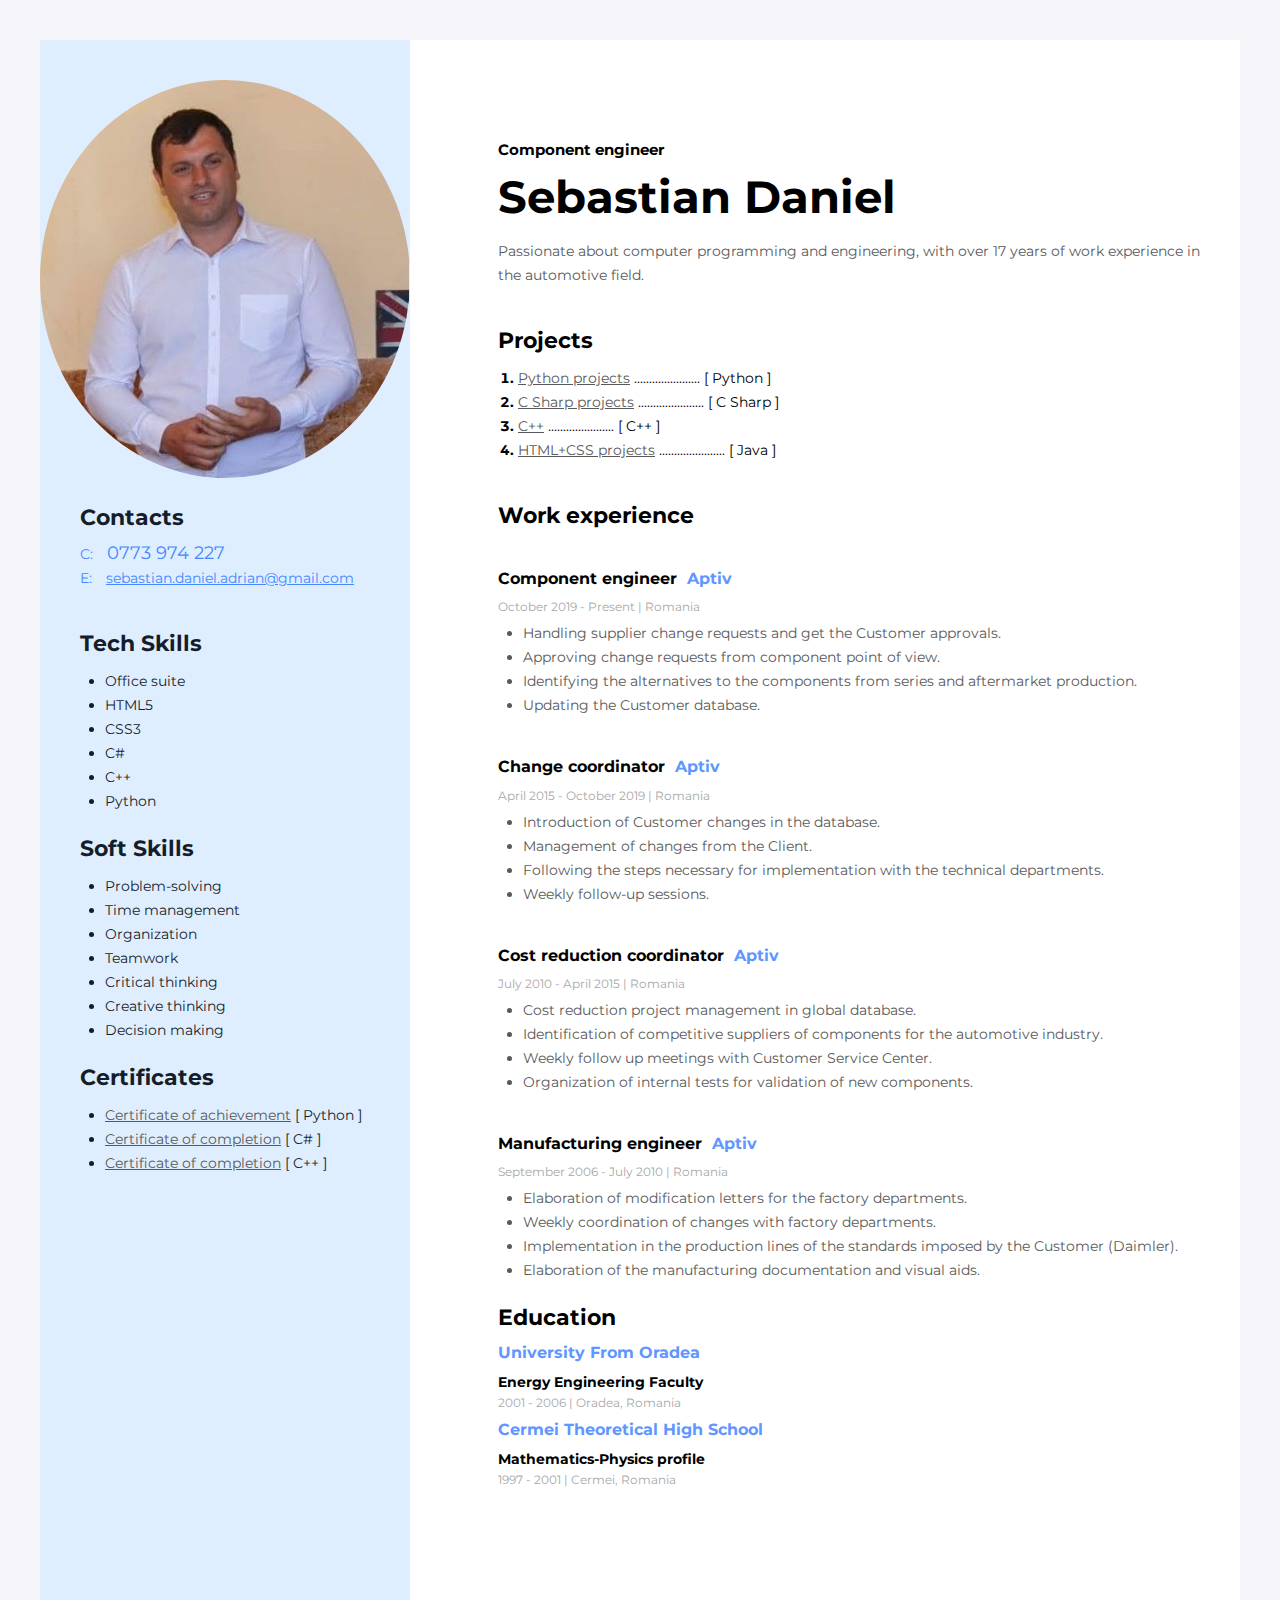
<file: CV/index.html>
<!DOCTYPE html>
<html lang="en">
<head>
    <meta charset="UTF-8">
    <meta name="viewport" content="width=device-width, initial-scale=1.0">
    <title>My CV</title>
    <link rel="stylesheet" href="Styles/styles.css">
    <link href='https://fonts.googleapis.com/css?family=Montserrat' rel='stylesheet'>
    <style>
        img {
          border-radius: 50%;
        }
        </style>
</head>
<body>
    <!--our app-->
<div class="app-wrapper">  
      <!--right side container --> 
    <div class="right-side-container">
        <!-- about me section-->
        <div>
            <h4 class="about-me-profession">Component engineer</h4> 
            <h1 class="about-me-name">Sebastian Daniel</h1>
            <p class="about-me-description" >
                Passionate about computer programming and engineering, 
                with over 17 years of work experience in the automotive field.  </p>
             
        </div>
        <!--projects section-->
        <div class="projects-section">
            <h3 class="projects-header">Projects</h3>
            <ol class="projects-list">
                <li>
                    <a href="python.html" class="project-name">Python projects</a>
                    <span class="project-info">......................</span>
                    <span class="project-info">[ Python ]</span>
                </li>
                <li>
                    <a href="csharp.html" class="project-name">C Sharp projects</a>
                    <span class="project-info">......................</span>
                    <span class="project-info"> [ C Sharp ]</span>
                </li>
                <li>
                    <a href="cpp.html" class="project-name">C++</a>
                    <span class="project-info">......................</span>
                    <span class="project-info">[ C++ ]</span>
                </li>
                <li>
                    <a href="html.html" class="project-name">HTML+CSS projects</a>
                    <span class="project-info">......................</span>
                    <span class="project-info">[ Java ]</span>
                </li>
                
            </ol>
        </div>
            <!--Work experience section-->
        <div class="work-experience-section">
            <h3 class="work-experience-header">Work experience</h3>

            <!--First company-->
            <div class="company-container">
                <h4>Component engineer<span class="company-info">Aptiv</span></h4>
                <p class="company-time">October 2019 - Present   |   Romania</p>
                <ul class="company-elements-list">
                    <li>Handling supplier change requests and get the Customer approvals.</li>
                    <li>Approving change requests from component point of view.</li>
                    <li>Identifying the alternatives to the components from series and aftermarket production.</li>
                    <li>Updating the Customer database.</li>
                </ul>
                
                
            <!--2nd company-->
            <div class="company-container">
                <h4>Change coordinator<span class="company-info">Aptiv</span></h4>
                <p class="company-time">April 2015 - October 2019   |   Romania</p>
                <ul class="company-elements-list">
                    <li>Introduction of Customer changes in the database.</li>
                    <li>Management of changes from the Client.</li>
                    <li>Following the steps necessary for implementation with the technical departments.</li>
                    <li>Weekly follow-up sessions.</li>
                </ul>
            </div>
             <!--3rd company--> 

             <div class="company-container">
                <h4>Cost reduction coordinator<span class="company-info">Aptiv</span></h4>
                <p class="company-time">July 2010 - April 2015   |   Romania</p>
                <ul class="company-elements-list">
                    <li>Cost reduction project management in global database.</li>
                    <li>Identification of competitive suppliers of components for the automotive industry.</li>
                    <li>Weekly follow up meetings with Customer Service Center.</li>
                    <li>Organization of internal tests for validation of new components.</li>
                </ul>
            </div>
              
                <!--4th company-->
            </div>
                <div class="company-container">
                    <h4 class="company-name">Manufacturing engineer<span class="company-info">Aptiv</span></h4>    
                    <p class="company-time">September 2006 - July 2010   |   Romania</p>
                    <ul class="company-elements-list">
                        <li>Elaboration of modification letters for the factory departments.</li>
                        <li>Weekly coordination of changes with factory departments.</li>
                        <li>Implementation in the production lines of the standards imposed by the Customer (Daimler).</li>
                        <li>Elaboration of the manufacturing documentation and visual aids.</li>      

                    </ul> 
                </div>
           
       
            </div>
                <!--Education-->
            <div>
                    <h3 class="education-header">Education</h3>
                    <div class="education-container">
                        <h4 class="education-institution">University From Oradea</h4>
                        <h4 class="education-type">Energy Engineering Faculty</h4>
                        <p class="education-time">2001 - 2006   |  Oradea, Romania </p> 
                    </div>
                    <div class="education-container">
                        <h4 class="education-institution">Cermei Theoretical High School</h4>
                        <h4 class="education-type">Mathematics-Physics profile</h4>
                        <p class="education-time">1997 - 2001   |  Cermei, Romania</p>  
                    </div>
    
            </div>

    </div>
   
    <!-- sidebar section-->
   <aside class="sidebar-section">
        <img src="images/poza_mea.jpg" alt="Profile picture" width="370" class="sidebar-image">
            <!--Contact informations-->
        <div class="contacts-container">
            <h3 class="contacts-header">Contacts</h3>
            <div class="contacts-element">
                <span class="contacts-item">C:</span>
                <a href="tel: 0773 974 227" class="contacts-phone">0773 974 227</a> 
            </div>
            <div>
                <span class="contacts-item">E:</span>
               <a href="mailto:sebastian.daniel.adrian@gmail.com" class="contacts-email">sebastian.daniel.adrian@gmail.com</a> 
            </div>
        </div> 
        <!--Tech skills section-->
        <div class="techskills-section">
            <h3 class="techskills-header">Tech Skills</h3>
            <ul class="techskills-list">
                <li>Office suite</li>
                <li>HTML5</li>
                <li>CSS3</li>
                <li>C#</li>
                <li>C++</li>
                <li>Python</li>
            </ul>
         
        </div>
        <!--Soft skills section-->
        <div class="softskills-section">
                <h3 class="softskills-header">Soft Skills</h3>
                <ul class="softskills-list">
                    <li>Problem-solving</li>
                    <li>Time management</li>
                    <li>Organization</li>
                    <li>Teamwork</li>
                    <li>Critical thinking</li>
                    <li>Creative thinking</li>
                    <li>Decision making</li>
                </ul>
        
        </div>
          <!--Certificate section-->
          <div class="softskills-section">
            <h3 class="softskills-header">Certificates</h3>
            <ul class="softskills-list">
                <li>
                    <a href="python_diploma.html" class="project-name">Certificate of achievement</a>
                    <span class="project-info">[ Python ]</span>
                </li>
                <li>
                    <a href="csharp_diploma.html" class="project-name">Certificate of completion</a>
                    <span class="project-info">[ C# ]</span>
                </li>
                <li>
                    <a href="cpp_diploma.html" class="project-name">Certificate of completion</a>
                    <span class="project-info">[ C++ ]</span>
                </li>
           
            </ul>
    
    </div>
        

     
        
   </aside>
</div>
</body>
</html>
</file>
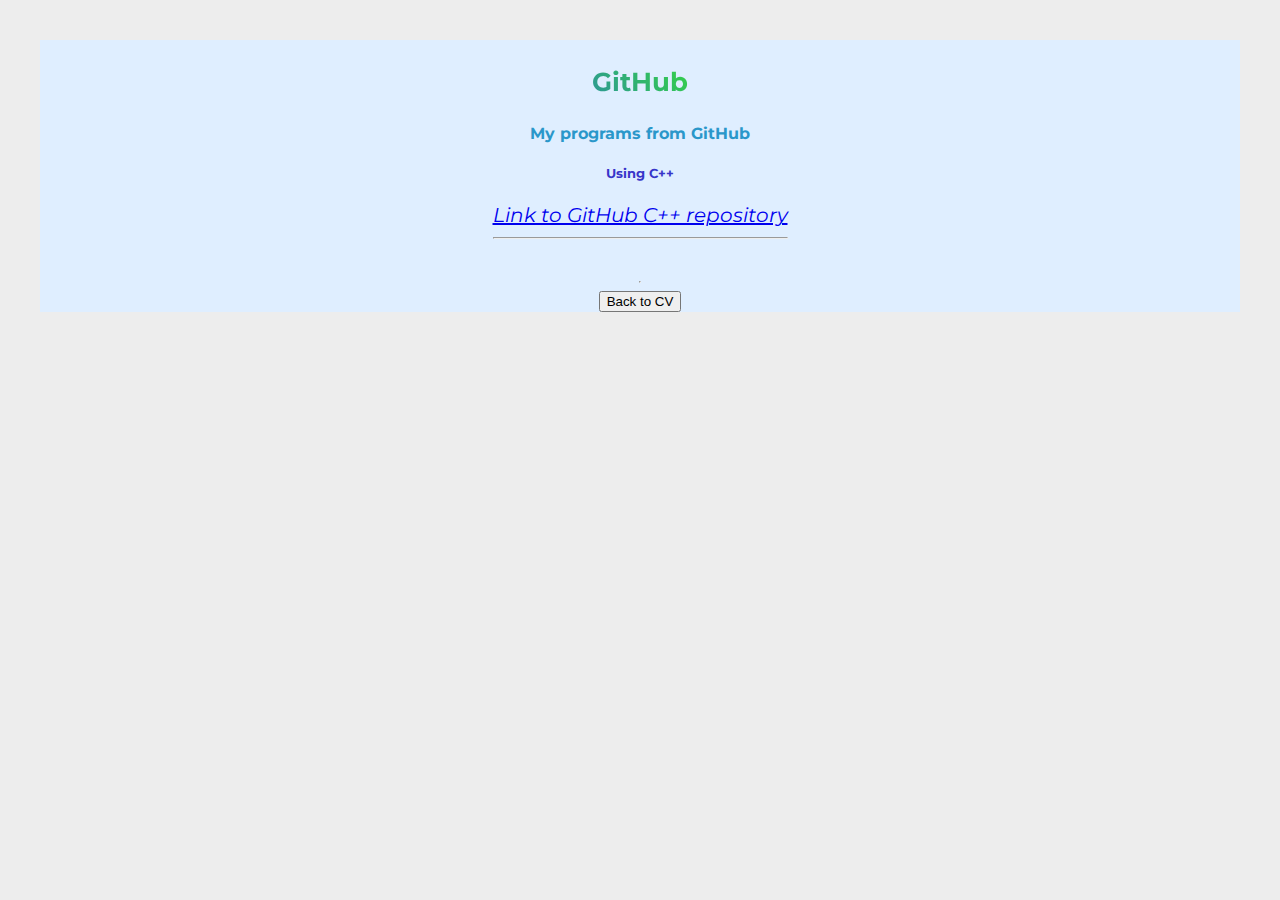
<file: CV/cpp.html>
<!DOCTYPE html>
<html lang="en">
<head>
    <meta charset="UTF-8">
    <meta name="viewport" content="width=device-width, initial-scale=1.0">
    <title>HTML+CSS projects</title>
    <link rel="stylesheet" href="Styles/apps.css">
    <link href='https://fonts.googleapis.com/css?family=Montserrat' rel='stylesheet'>

</head>
<body>
    <div class="container-principal">
        <div>
            <h3 class="titlu">GitHub</h3>
            <h4 class="subtitlu">My programs from GitHub </h4>
            <h5 class="tehnologii">Using C++</h5>
            <div class="linkuri">
               <a href="https://github.com/Coconutu/Cpp" target="_blank">Link to GitHub C++ repository</a>
                <br>
                <hr>
                
                
                 <br> 
            </div>
            
         
        </div>
        <hr> 
       
        <button onclick="document.location='index.html'">Back to CV</button>
    </div>
 
</body>
</html>
</file>
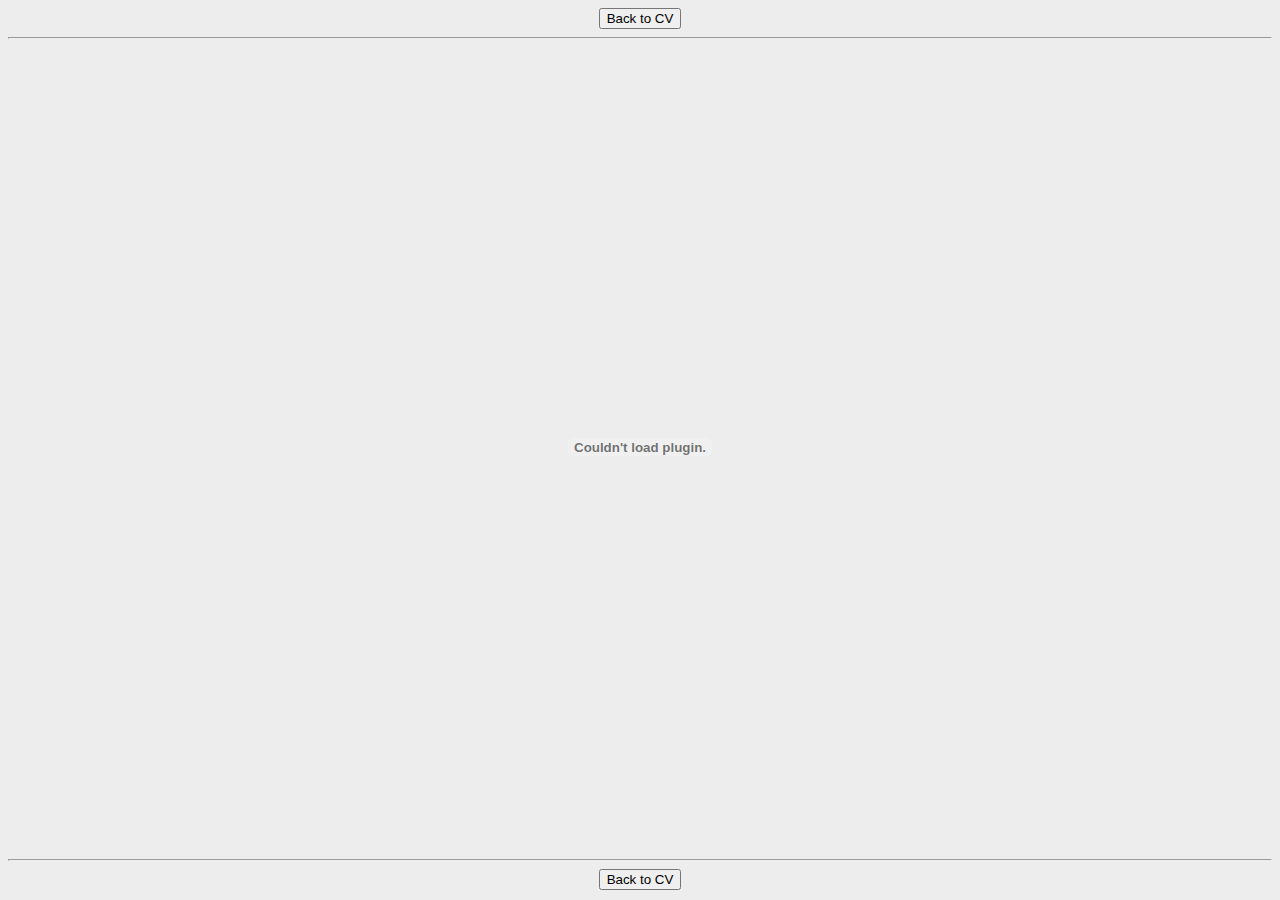
<file: CV/cpp_diploma.html>
<!DOCTYPE html>
<html lang="en">
<head>
    <meta charset="UTF-8">
    <meta name="viewport" content="width=device-width, initial-scale=1.0">
    <title>C++ Diploma</title>
    <link rel="stylesheet" href="Styles/apps.css">
</head>
<body class="buton_to_cv">
    <button onclick="document.location='index.html'">Back to CV</button>
    <hr>
    <embed src="images/Certificat C++.pdf" width="1200" height="800" target="_blank"/>
    <hr>

    <button onclick="document.location='index.html'">Back to CV</button>

</body>
</html>
</file>
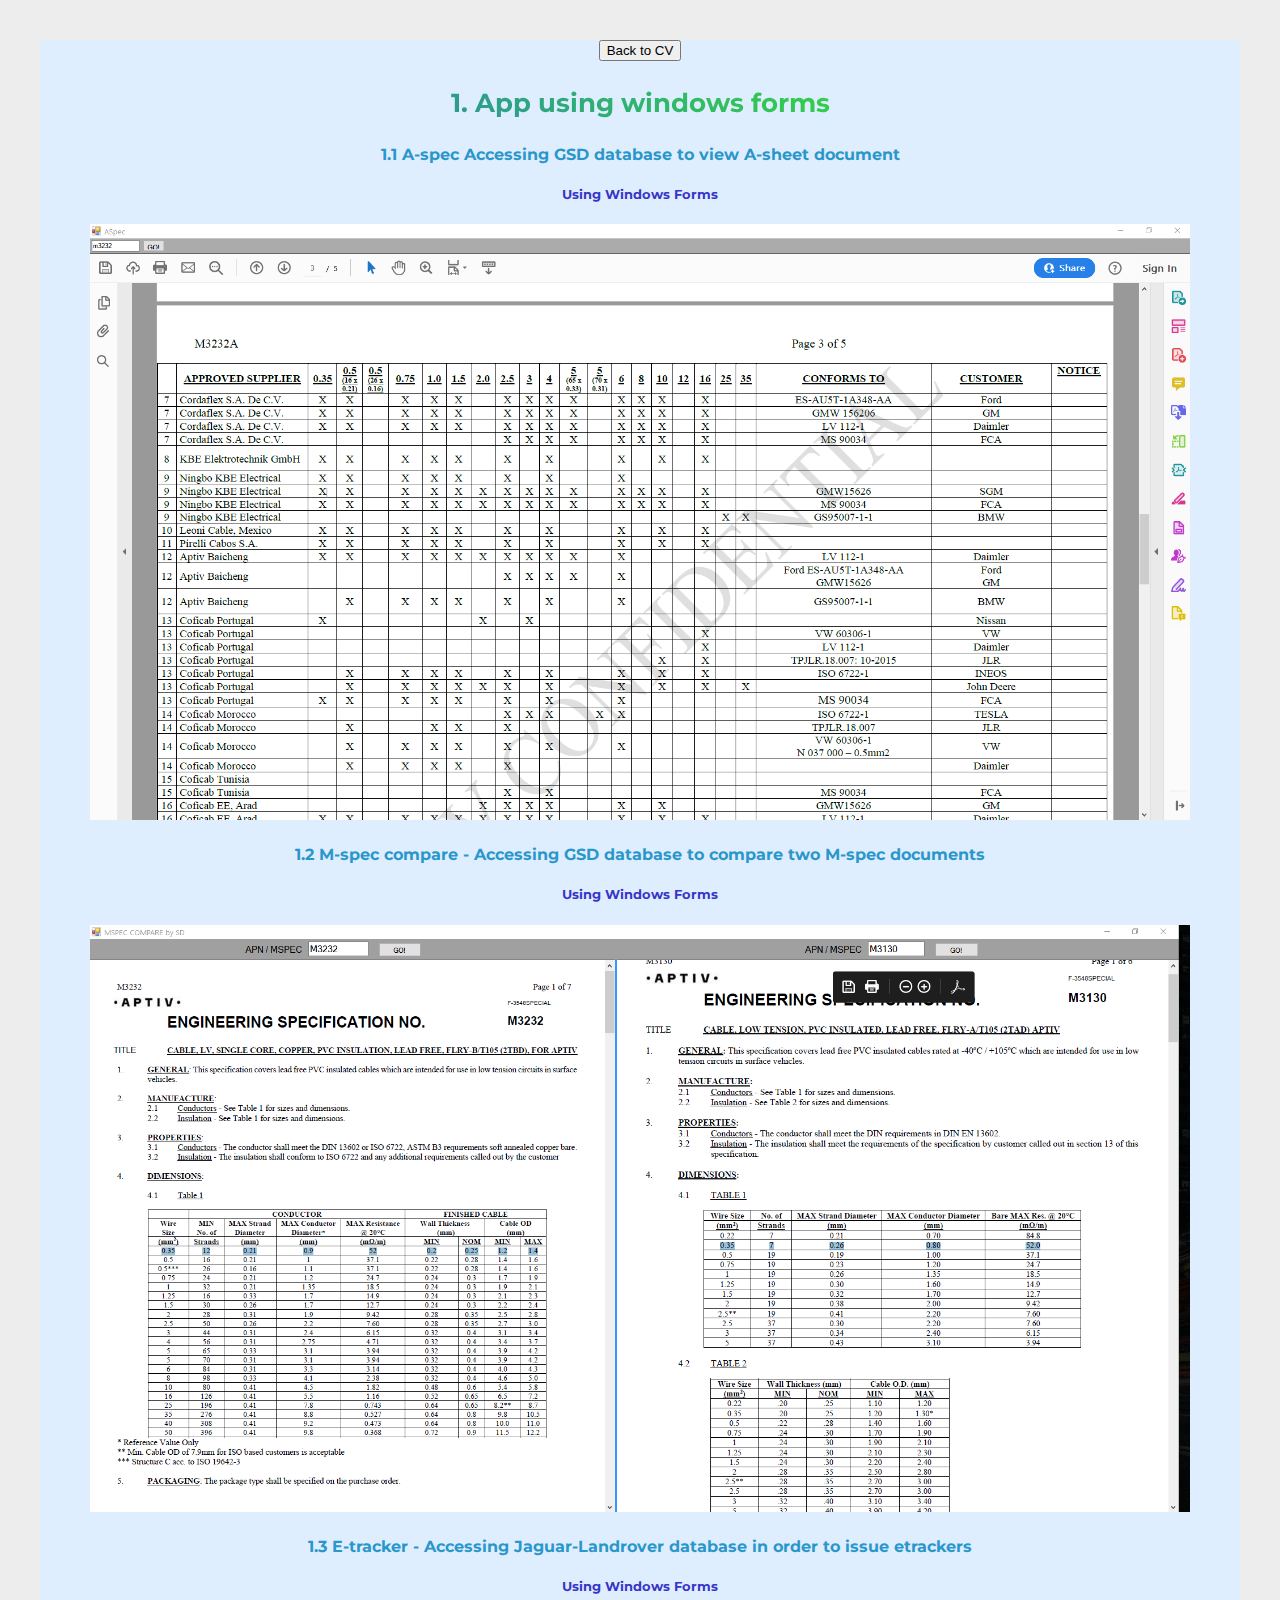
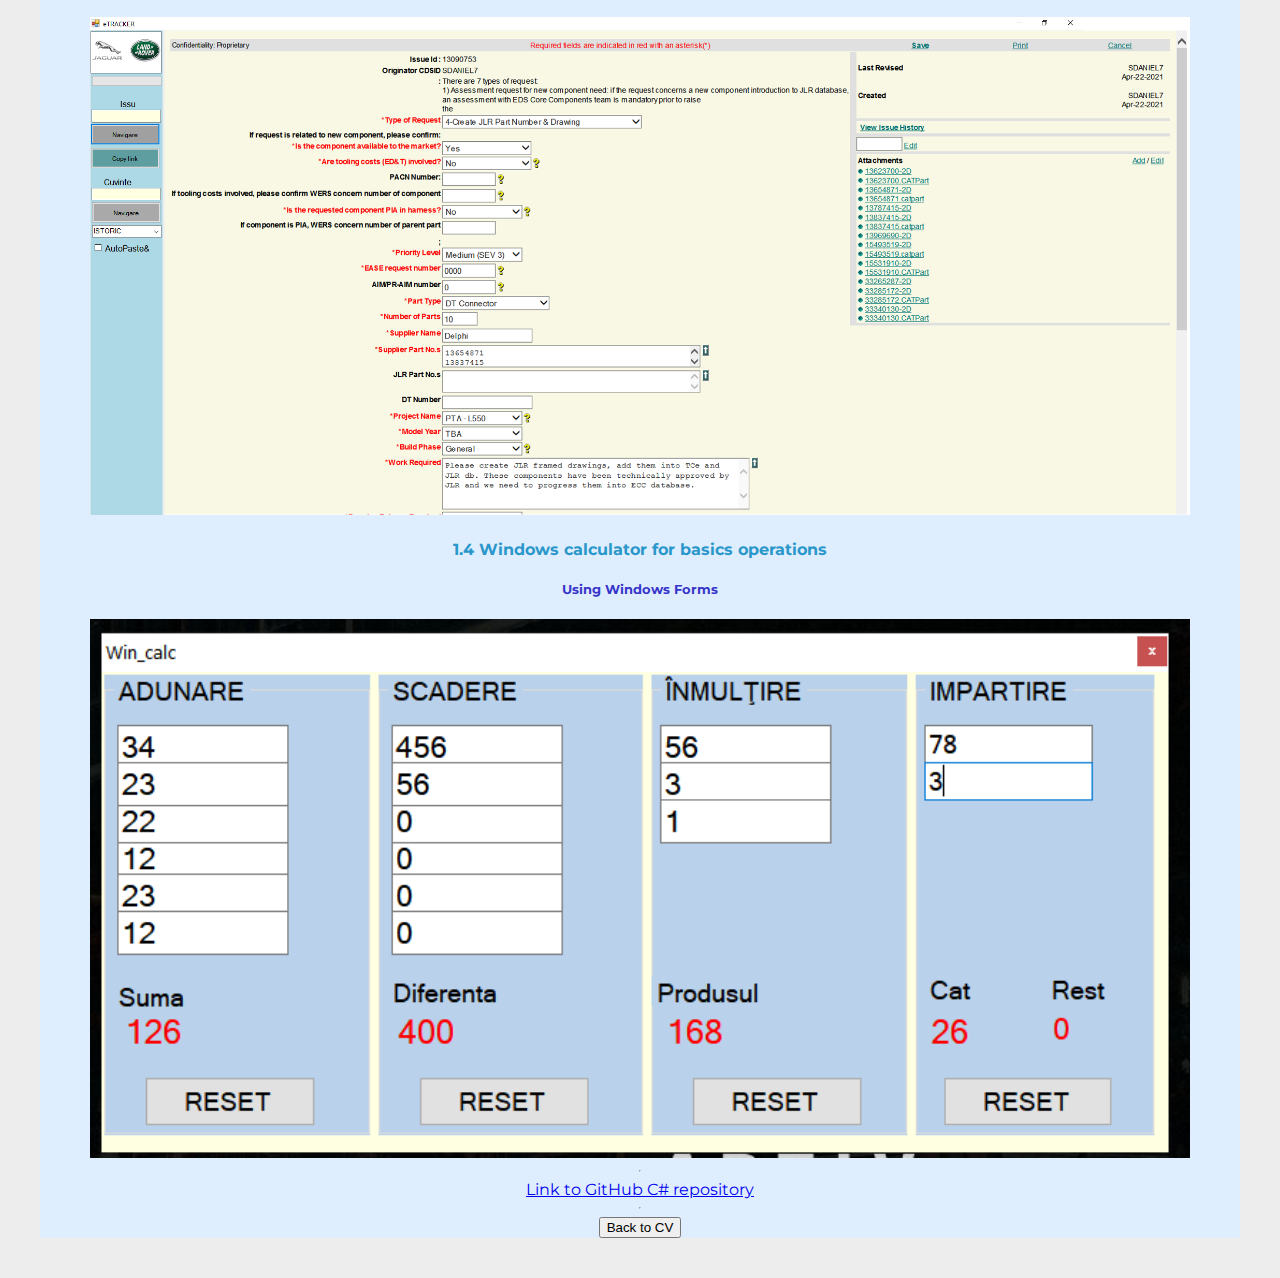
<file: CV/csharp.html>
<!DOCTYPE html>
<html lang="en">
<head>
    <meta charset="UTF-8">
    <meta name="viewport" content="width=device-width, initial-scale=1.0">
    <title>C# projects</title>
    <link rel="stylesheet" href="Styles/apps.css">
    <link href='https://fonts.googleapis.com/css?family=Montserrat' rel='stylesheet'>

</head>
<body>
    <div class="container-principal">
        <button onclick="document.location='index.html'">Back to CV</button>
        <div>
           
            <h3 class="titlu">1. App using windows forms</h3>
            <h4 class="subtitlu">1.1 A-spec Accessing GSD database to view A-sheet document </h4>
            <h5 class="tehnologii">Using Windows Forms</h5>
            <img src="images/Aspec.PNG" alt="A-sheet" width="1100">

            <h4 class="subtitlu">1.2 M-spec compare - Accessing GSD database to compare two M-spec documents</h4>
            <h5 class="tehnologii">Using Windows Forms</h5>
            <img src="images/MSPEC.PNG" alt="M-spec compare" width="1100">

            <h4 class="subtitlu">1.3 E-tracker - Accessing Jaguar-Landrover database in order to issue etrackers</h4>
            <h5 class="tehnologii">Using Windows Forms</h5>
            <img src="images/etracker.png" alt="E-tracker" width="1100">

            <h4 class="subtitlu">1.4 Windows calculator for basics operations</h4>
            <h5 class="tehnologii">Using Windows Forms</h5>
            <img src="images/wincalc.PNG" alt="Win Calc" width="1100">
            <br>
         
        </div>
        <hr> 
        <a href="https://github.com/Coconutu/Csharp" target="_blank">Link to GitHub C# repository</a>
        <hr>
        <button onclick="document.location='index.html'">Back to CV</button>

    </div>
 
</body>
</html>
</file>
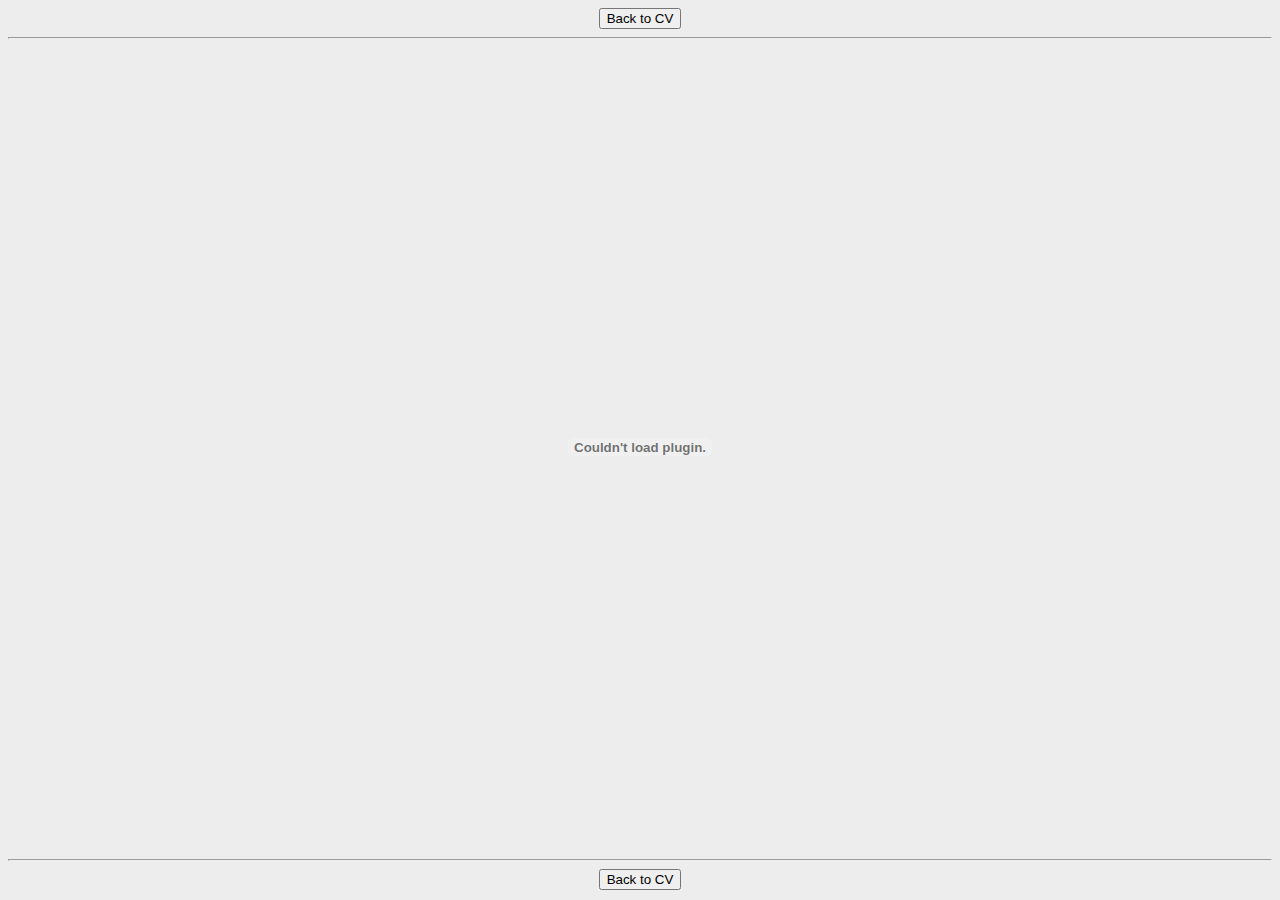
<file: CV/csharp_diploma.html>
<!DOCTYPE html>
<html lang="en">
<head>
    <meta charset="UTF-8">
    <meta name="viewport" content="width=device-width, initial-scale=1.0">
    <title>C# Diploma</title>
    <link rel="stylesheet" href="Styles/apps.css">
</head>
<body class="buton_to_cv">
    <button onclick="document.location='index.html'">Back to CV</button>
    <hr>
    <embed src="images/Certificat Csharp.pdf" width="1200" height="800" target="_blank"/>
    <hr>
    <button onclick="document.location='index.html'">Back to CV</button>

  


</body>
</html>
</file>
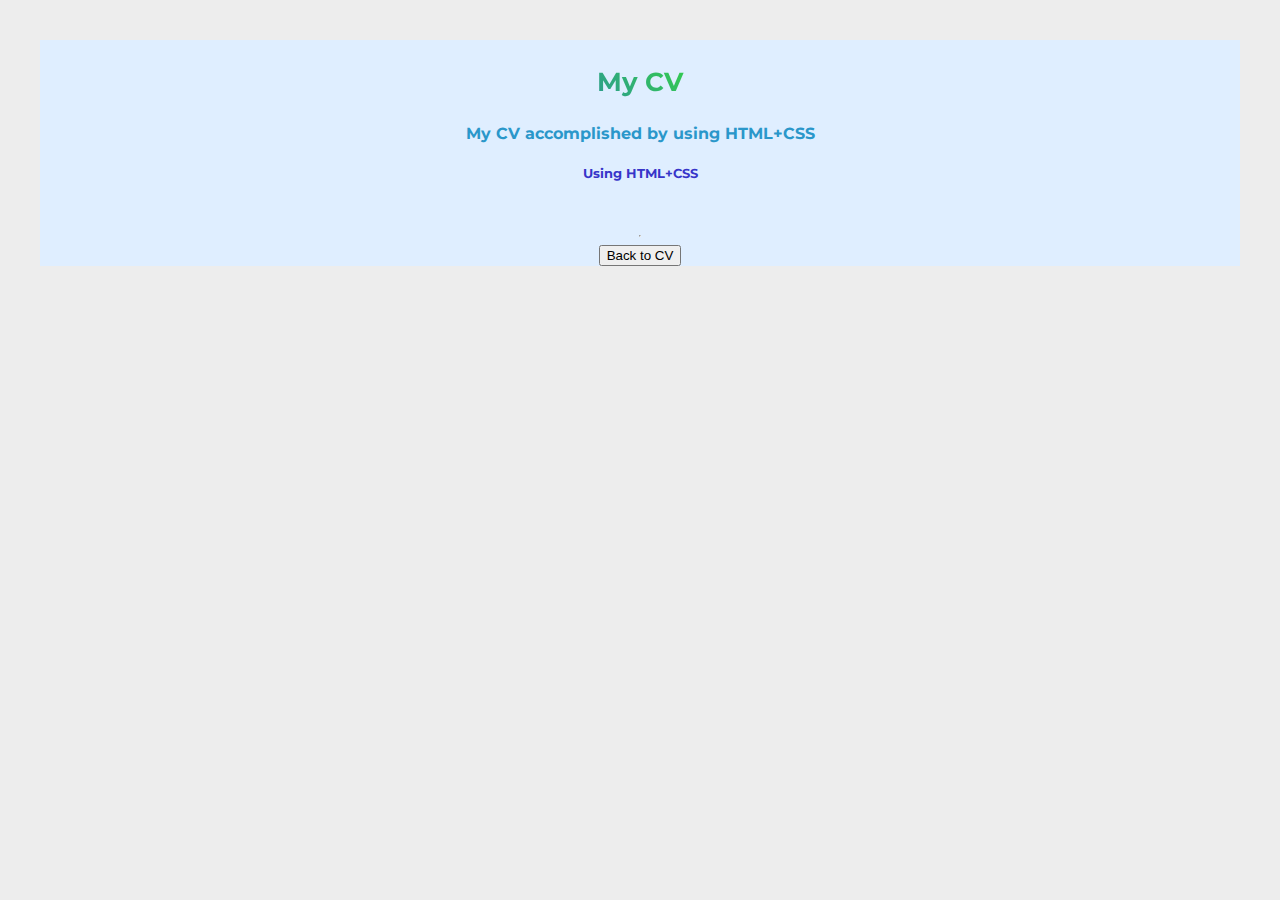
<file: CV/html.html>
<!DOCTYPE html>
<html lang="en">
<head>
    <meta charset="UTF-8">
    <meta name="viewport" content="width=device-width, initial-scale=1.0">
    <title>HTML+CSS projects</title>
    <link rel="stylesheet" href="Styles/apps.css">
    <link href='https://fonts.googleapis.com/css?family=Montserrat' rel='stylesheet'>

</head>
<body>
    <div class="container-principal">
        <div>
            <h3 class="titlu">My CV</h3>
            <h4 class="subtitlu">My CV accomplished by using HTML+CSS </h4>
            <h5 class="tehnologii">Using HTML+CSS</h5>
            <div class="linkuri">
                
                <br>
               
            </div>
            
         
        </div>
        <hr> 
       
        <button onclick="document.location='index.html'">Back to CV</button>
    </div>
 
</body>
</html>
</file>
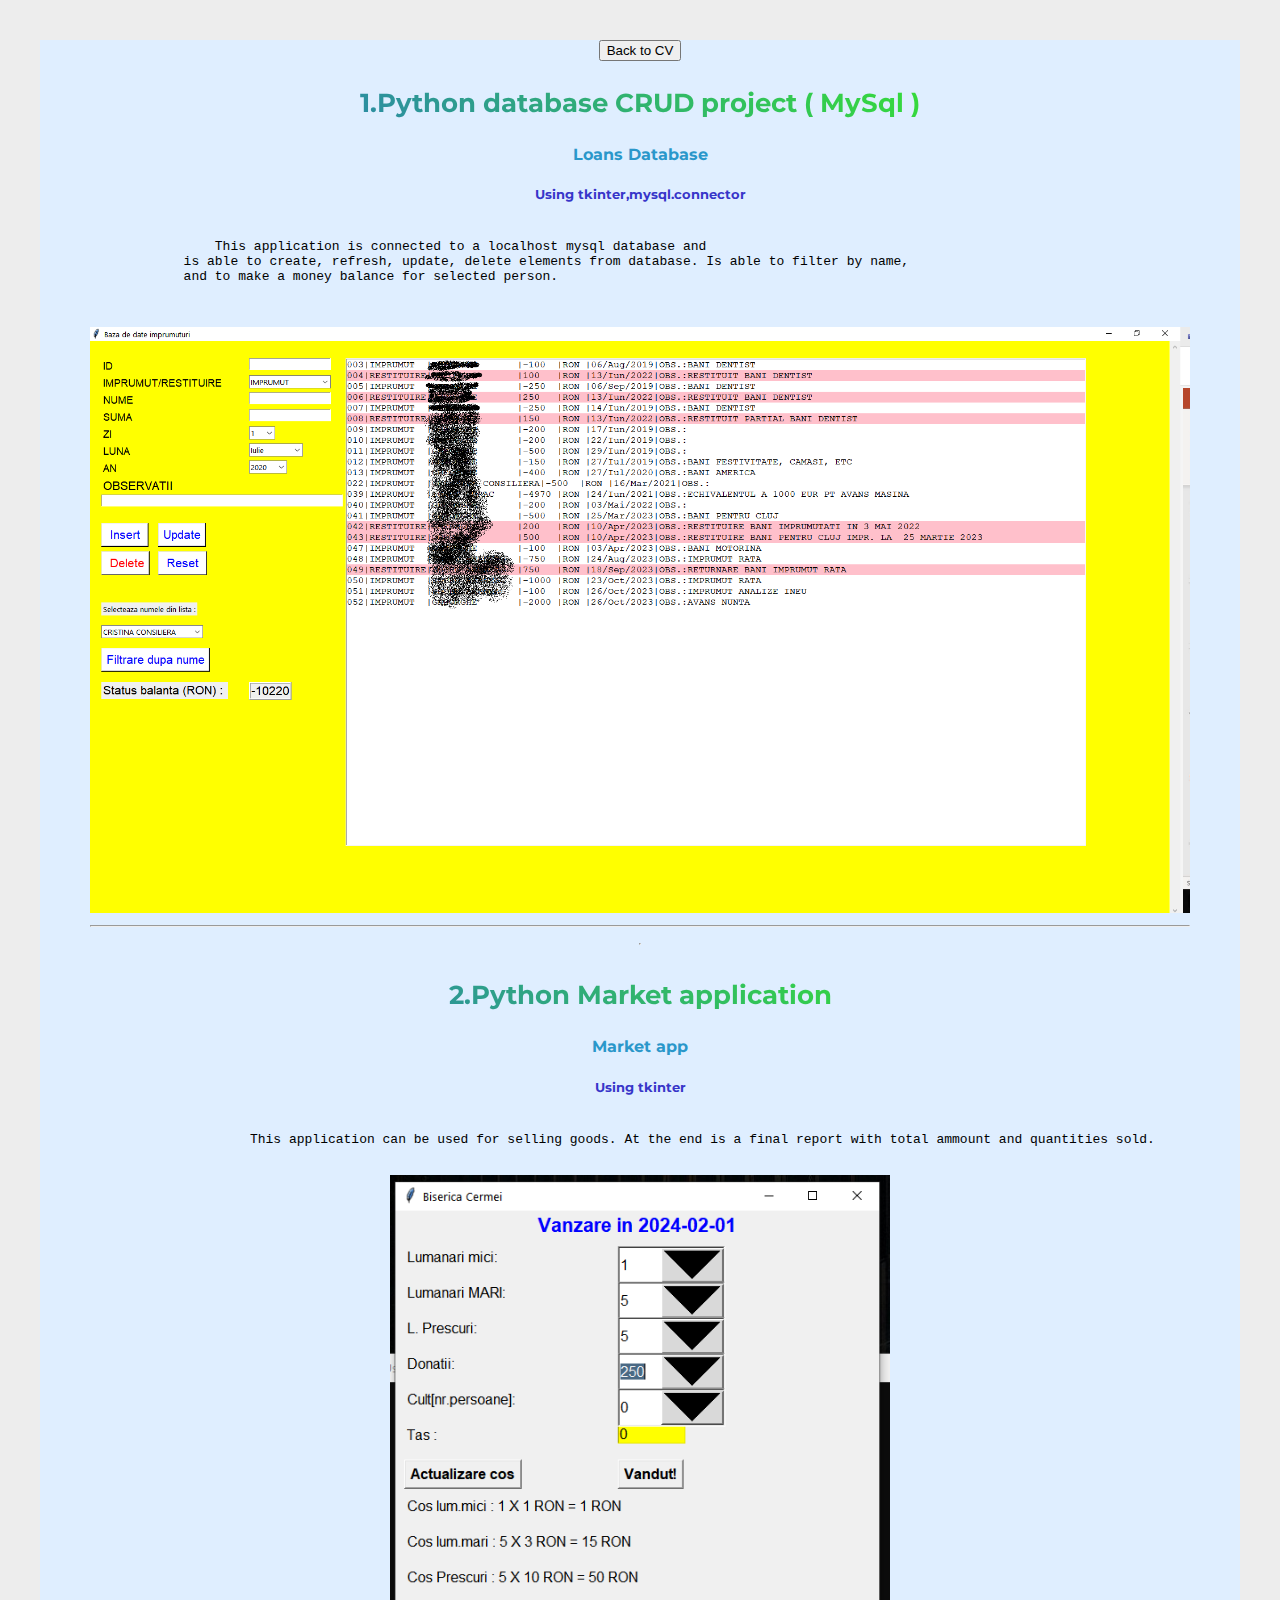
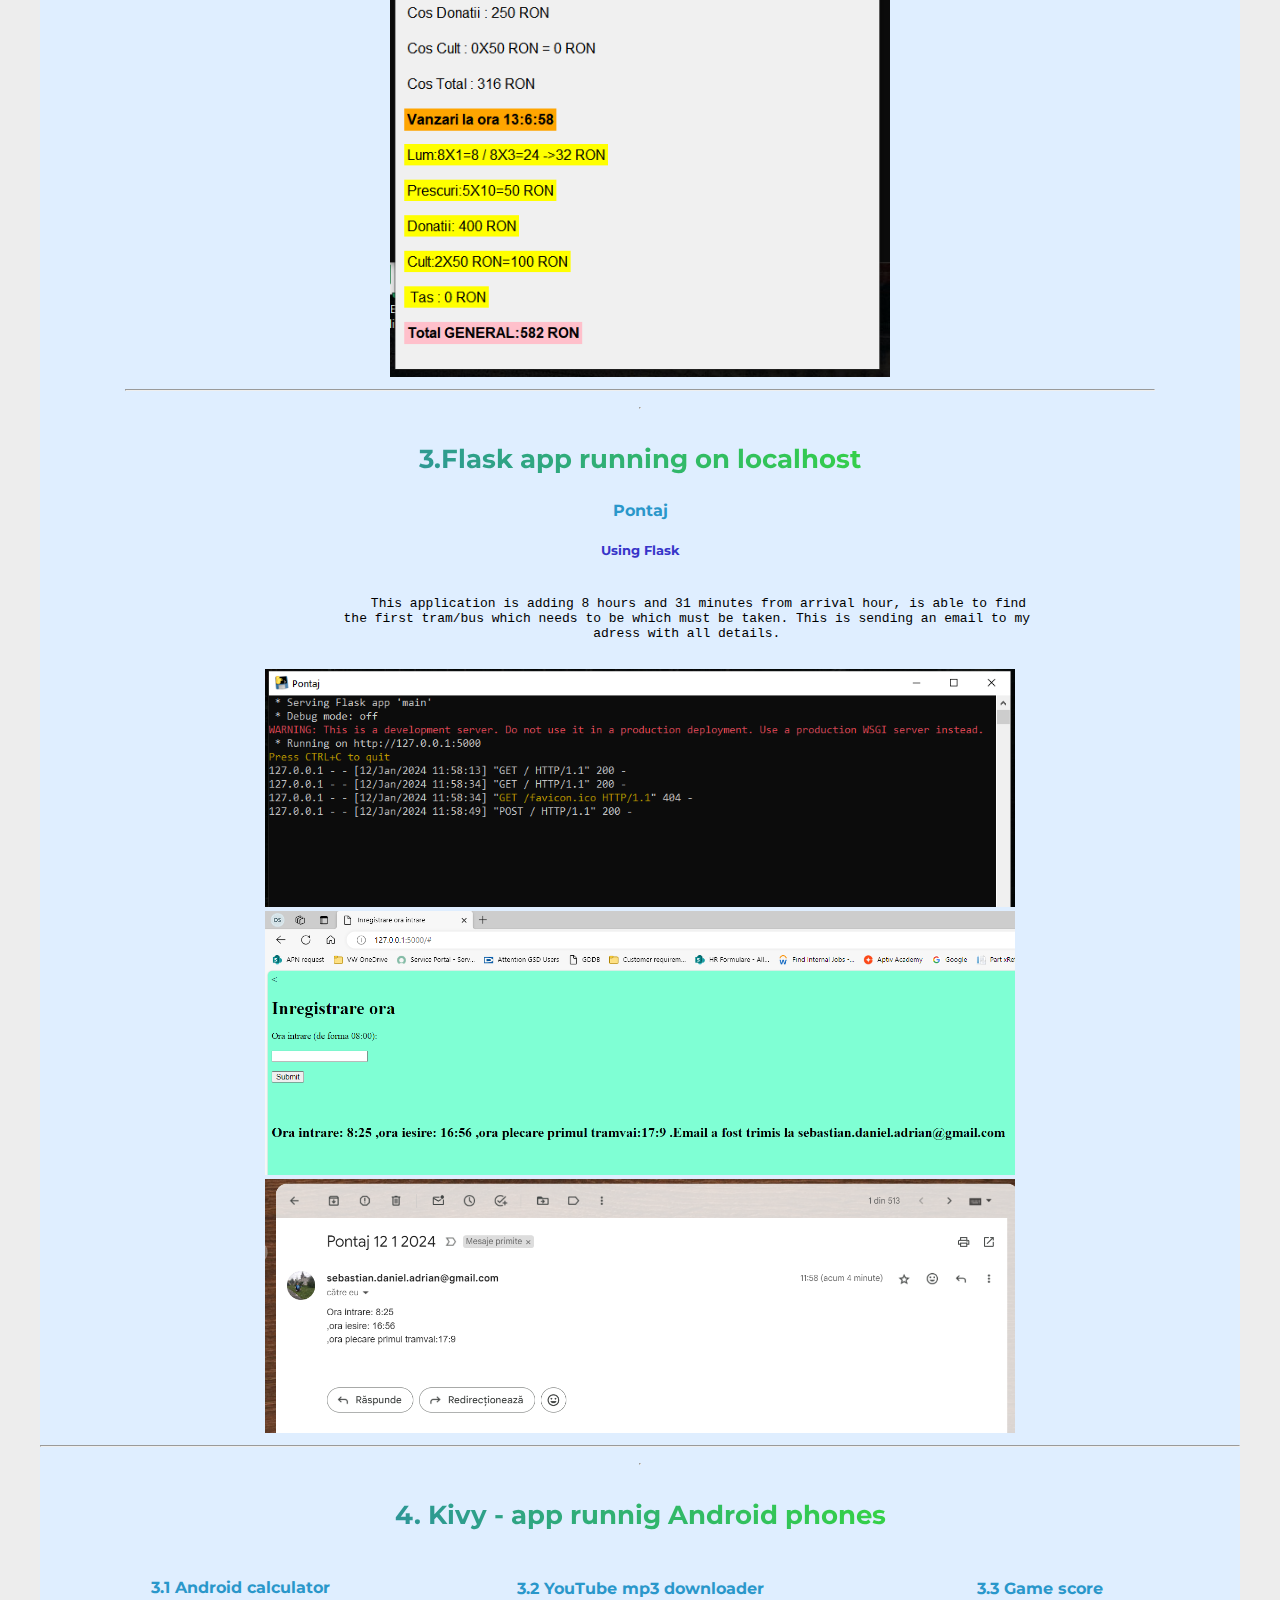
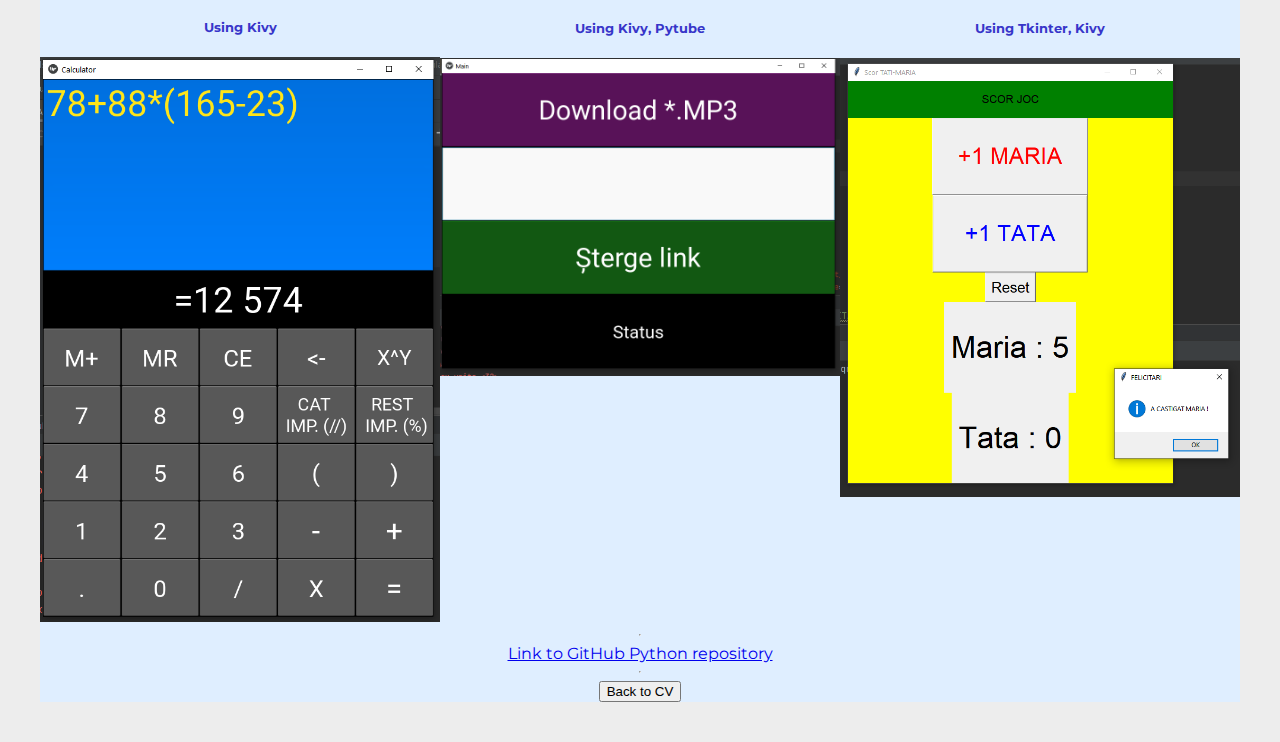
<file: CV/python.html>
<!DOCTYPE html>
<html lang="en">
<head>
    <meta charset="UTF-8">
    <meta name="viewport" content="width=device-width, initial-scale=1.0">
    <title>Python projects</title>
    <link rel="stylesheet" href="Styles/apps.css">
    <link href='https://fonts.googleapis.com/css?family=Montserrat' rel='stylesheet'>

</head>
<body>
    <div class="container-principal">
         <button onclick="document.location='index.html'">Back to CV</button>
        <div>
            
            <h3 class="titlu">1.Python database CRUD project ( MySql )</h3>
            <h4 class="subtitlu">Loans Database </h4>
            <h5 class="tehnologii">Using tkinter,mysql.connector</h5>
            <pre> <!--pre-defined text-->
                This application is connected to a localhost mysql database and 
            is able to create, refresh, update, delete elements from database. Is able to filter by name,
            and to make a money balance for selected person.

            </pre>
            <img src="images/imprumuturi.png" alt="Imprumuturi" width="1100">
            <hr>
        </div>
        <hr>
        <div class="python-market-app-container">
            
            <h3 class="titlu">2.Python Market application</h3>
            <h4 class="subtitlu">Market app</h4>
            <h5 class="tehnologii">Using tkinter</h5>
            <pre> <!--pre-defined text-->
                This application can be used for selling goods. At the end is a final report with total ammount and quantities sold.
            </pre>
            <img src="images/lumanari.PNG" alt="Market app" width="500">
            <hr>
        </div>
        <hr>
        <div class="container-others">
            <h3 class="titlu">3.Flask app running on localhost</h3>
            <h4 class="subtitlu">Pontaj</h4>
            <h5 class="tehnologii">Using Flask</h5>
            <pre> <!--pre-defined text-->
                This application is adding 8 hours and 31 minutes from arrival hour, is able to find 
            the first tram/bus which needs to be which must be taken. This is sending an email to my
            adress with all details.
            </pre>
            <img src="images/pontaj1.PNG" alt="Pontaj - running on localhost" width="750">
            <img src="images/pontaj.PNG" alt="Pontaj app running on browser" width="750">
            <br>
            <div>
                <img src="images/gmail.PNG" alt="Pontaj - Gmail" width="750">
            </div>
            <hr>
        </div>
        <hr> 
        
        <div class="container-others">
           <h3 class="titlu">4. Kivy - app runnig  Android phones</h3>
            <div class="left-side">
                <h4 class="subtitlu">3.1 Android calculator</h4>
                <h5 class="tehnologii">Using Kivy</h5>
                <img src="images/Andr_calc.PNG"  alt="Android calculator" width="400">
             </div>
            <div class="right-side">
                <h4 class="subtitlu">3.2 YouTube mp3 downloader</h4>
                <h5 class="tehnologii">Using Kivy, Pytube</h5>
                <img src="images/yt.PNG"  alt="YouTube mp3 downloader" width="400">
            </div>
            <div class="right-side">
                <h4 class="subtitlu">3.3 Game score</h4>
                <h5 class="tehnologii">Using Tkinter, Kivy</h5>
                <img src="images/scor_joc.PNG"  alt="Game score" width="400">
            </div>
        </div>
        <hr>
        <a href="https://github.com/Coconutu/Python" target="_blank">Link to GitHub Python repository</a>
        <hr>
        <button onclick="document.location='index.html'">Back to CV</button>
    
        

    </div>
</body>
</html>
</file>
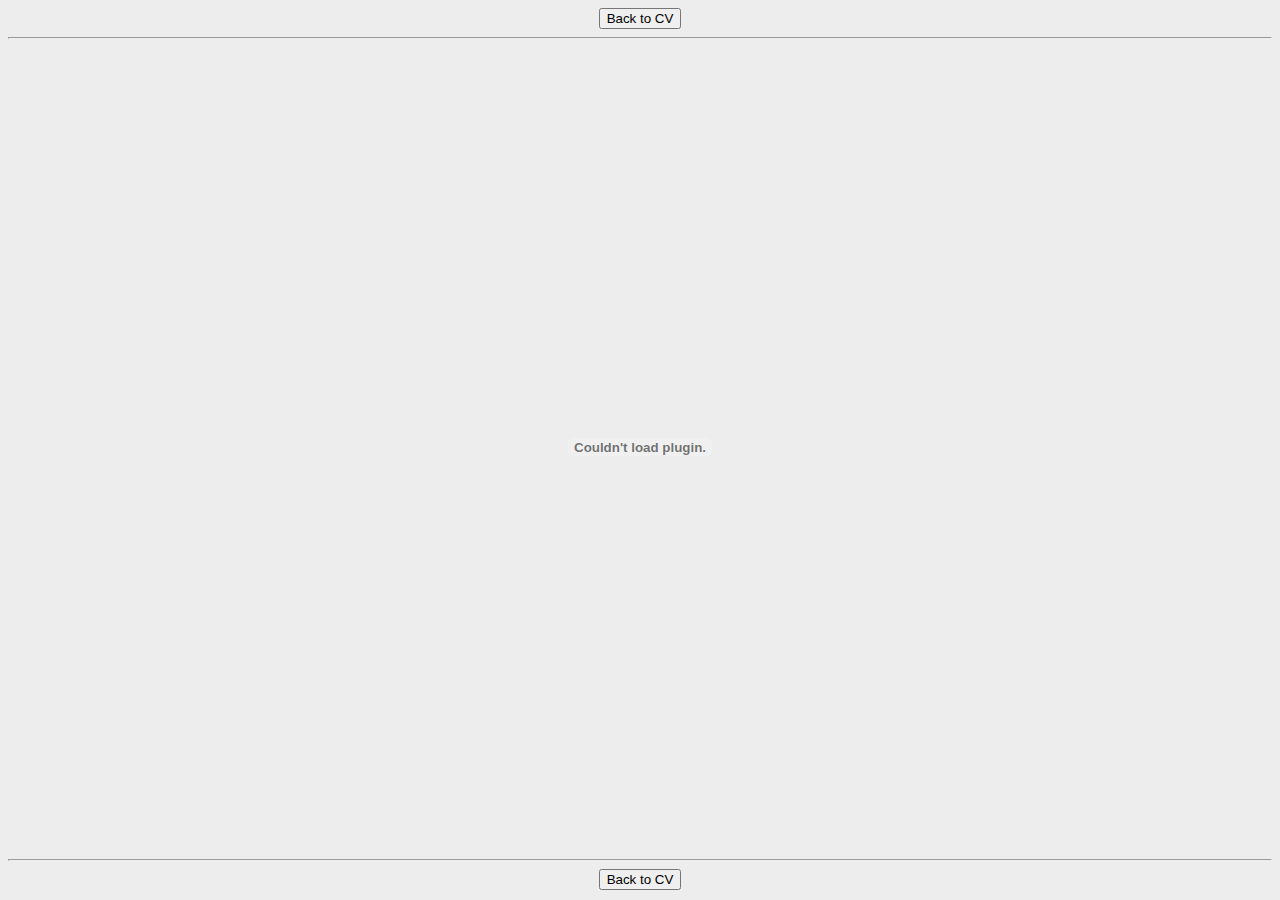
<file: CV/python_diploma.html>
<!DOCTYPE html>
<html lang="en">
<head>
    
    <meta charset="UTF-8">
    <meta name="viewport" content="width=device-width, initial-scale=1.0">
    <title>Pythin Diploma</title>
    <link rel="stylesheet" href="Styles/apps.css">
</head>
<body class="buton_to_cv">
    <button onclick="document.location='index.html'">Back to CV</button>
    <hr>
    <embed src="images/Certificat Python.pdf" width="1200" height="800" target="_blank"/>
    <hr>
    <button onclick="document.location='index.html'">Back to CV</button>


</body>
</html>
</file>
<file: CV/Styles/styles.css>
/* Our App*/
body {
    font-family: 'Montserrat';
    background-color:#F6F6FA;
}

.app-wrapper{
    display: flex;
    flex-direction: row-reverse;
    width: 1200px;
    margin: 40px auto;
    background-color:#FFF;
}

/*Sidebar styles*/
.sidebar-section{
    background-color: #DFEEFF;
}

.sidebar-image{
    margin-top: 40px;


}
.contacts-container{
    padding-left: 40px;

}
.contacts-header{
    color: #161D2A;
    font-size: 22px;
    font-style: normal;
    font-weight: 700;
    line-height: normal;
 
}
.contacts-item{
    color: #4489FF;
    font-size: 14px;
    font-style: normal;
    font-weight: 400;
    line-height: 24px; /* 171.429% */
}
.contacts-phone{
    color: #4489FF;
    font-size: 18px;
    font-style: normal;
    font-weight: 400;
    line-height: 24px; /* 171.429% */
    text-decoration:none;
    margin-left: 10px;
}
.contacts-email{    
    color: #4489FF;
    font-size: 14px;
    font-style: normal;
    font-weight: 400;
    line-height: 24px; /* 171.429% */
    margin-left: 10px;

}
.contacts-element{
    margin-top: -12px;

    }
.techskills-section{
    padding-left: 40px;
    margin-top: 40px;
}

.techskills-header{
    color: #161D2A;
    font-size: 22px;
    font-style: normal;
    font-weight: 700;
    line-height: normal;
}
.techskills-list
{
    color: #161D2A;
    font-size: 14px;
    font-style: normal;
    font-weight: 400;
    line-height: 24px; /* 171.429% */
    margin-top: -10px;
    margin-left: -15px;
}
.softskills-section{
    padding-left: 40px;
}
.softskills-header{
    color: #161D2A;
    font-size: 22px;
    font-style: normal;
    font-weight: 700;
    line-height: normal;
}
.softskills-list{
    color: #161D2A;
    font-size: 14px;
    font-style: normal;
    font-weight: 400;
    line-height: 24px; /* 171.429% */
    margin-top: -10px;
    margin-left: -15px;
}

/* Main content styles*/
.right-side-container{
    padding-left: 88px;
    padding-top: 80px;
    padding-right: 40px;
    padding-bottom: 180px;
}

.about-me-profession{
    font-size: 15px;
    font-style: normal;
    font-weight: 700;
    line-height: normal;
}

.about-me-name{
    font-size: 45px;
    font-style: normal;
    font-weight: 700;
    line-height: normal;
    margin-top: -10px;
}
.about-me-description{
    color: #595959;
    font-size: 14px;
    font-style: normal;
    font-weight: 400;
    line-height: 24px; /* 171.429% */
    margin-top: -15px;
}
.projects-section{
    margin-top: 40px;
}
.projects-header{
    font-size: 22px;
    font-style: normal;
    font-weight: 700;
    line-height: normal;
}
.projects-list
{
    font-size: 14px;
    font-style: normal;
    font-weight: 700;
    line-height: 24px; /* 171.429% */
    margin-left: -20px;
    margin-top: -10px;
}
.project-name{
    color: #595959;
    font-size: 14px;
    font-style: normal;
    font-weight: 400;
    line-height: 24px; /* 171.429% */
    text-decoration-line: underline;
}
.project-info{
    font-weight: 400;
}
.work-experience-section{
    margin-top: 40px;
}
.work-experience-header{
    font-size: 22px;
    font-style: normal;
    font-weight: 700;
    line-height: normal;
}
.company-name{
    font-size: 16px;
    font-style: normal;
    font-weight: 700;
    line-height: normal;
}
.company-info{
    color: #6096FF;
    margin-left: 10px;
}
.company-time{
    color: #A8A8A8;
    font-size: 12px;
    font-style: normal;
    font-weight: 400;
    line-height: normal;
    margin-top: -10px;
   
}
.company-elements-list{
    color: #595959;
    font-size: 14px;
    font-style: normal;
    font-weight: 400;
    line-height: 24px; /* 171.429% */
    margin-left: -15px;
    margin-top: -5px;
}
.company-container{
    margin-top: 40px;
}
.education-header{
    font-size: 22px;
    font-style: normal;
    font-weight: 700;
    line-height: normal;
}
.education-institution{
    color: #6096FF;
    font-size: 16px;
    font-style: normal;
    font-weight: 700;
    line-height: normal;
    margin-top: -10px;

}
.education-type{
    font-size: 14px;
    font-style: normal;
    font-weight: 700;
    line-height: normal;
    margin-top:-10px;
}
.education-time{
    color: #A8A8A8;
    font-size: 12px;
    font-style: normal;
    font-weight: 400;
    line-height: normal;
    margin-top:-15px;
}
.education-container{
    margin-top: 20px;
}
.
</file>
<file: CV/Styles/apps.css>
body {
    font-family: 'Montserrat';
    background-color:hsla(0, 0%, 92%, 0.899);
}

.titlu{
    color: #010307;
    text-align: center;
    font-size: 26px;
    background: -webkit-linear-gradient(45deg, rgb(39, 105, 211), #3aff09);
    -webkit-background-clip: text;
    -webkit-text-fill-color: transparent;
  
}
.subtitlu{
    color: #2a97ca;
    text-align: center;
    
}
.tehnologii{
    color: rgb(55, 53, 201);
    text-align: center;
    

}
.left-side{
    float: left;
}
.right-side{
   float: left;
    padding-top: 1px;
 
}
.container-others{
   text-align: center;
   display: block;
   margin-left: auto;
   margin-right: auto;
   width: fit-content;
}

.container-principal{
    display:flex;
    flex-direction: column;
    width: 1200px;
    margin: 40px auto;
    background-color: #DFEEFF;
    align-items: center;
}
.linkuri{
    font-size: 20px;
    font-style: italic;
  
}
.python-market-app-container{
    text-align: center;
}
.buton_to_cv{
    text-align: center;
}
</file>
